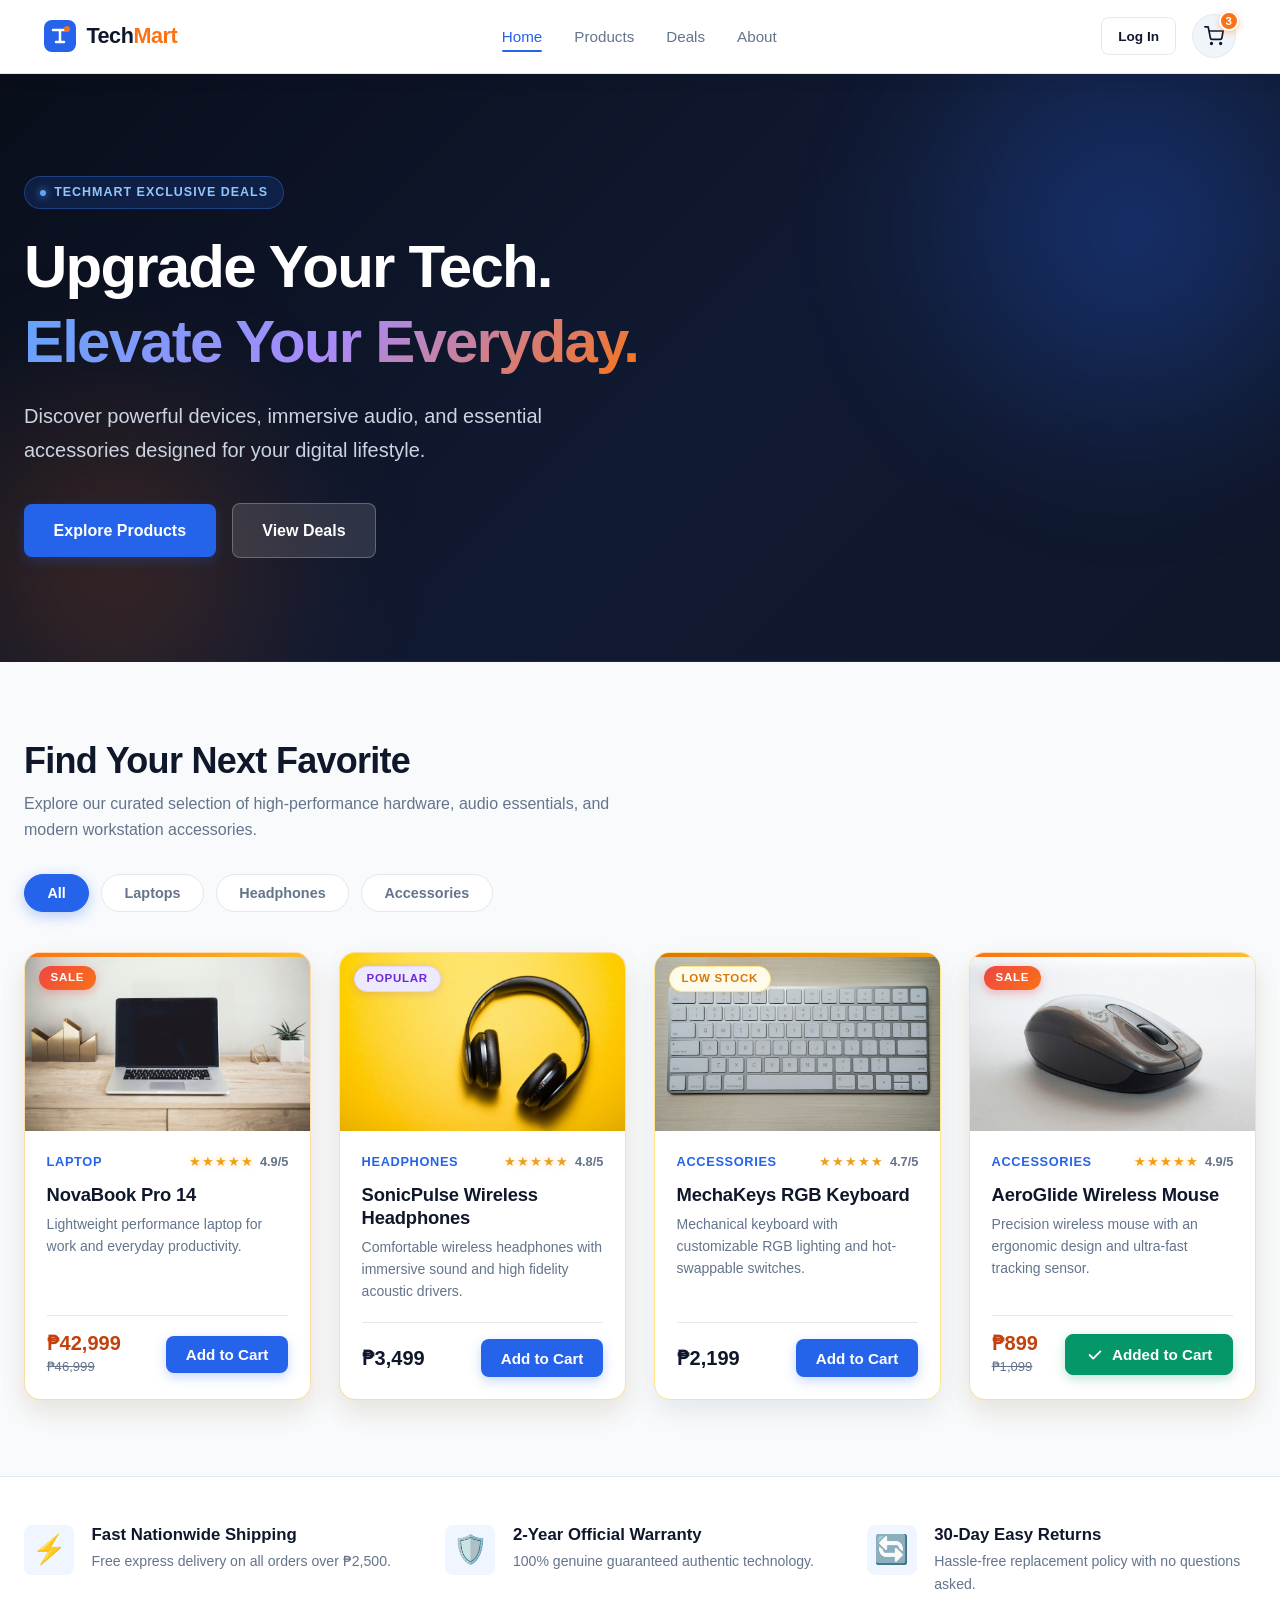
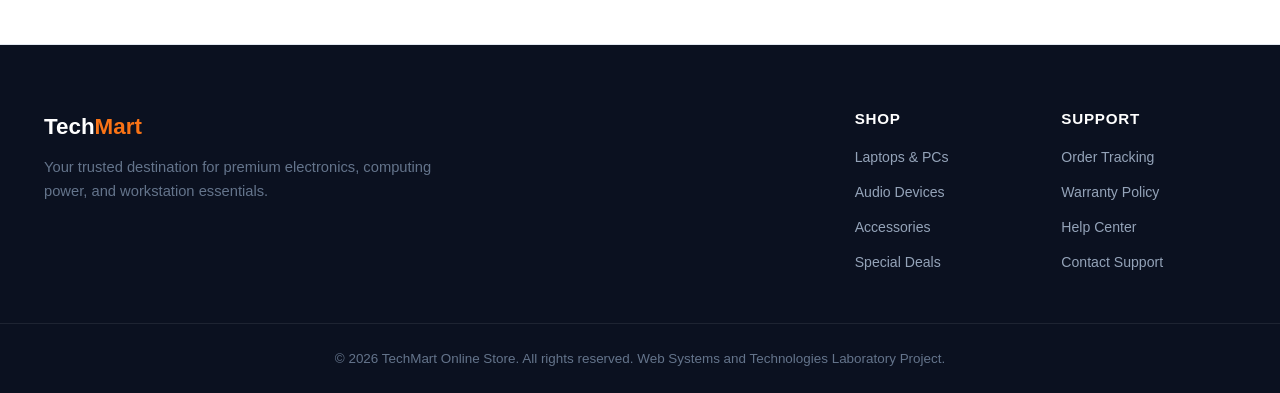
<file: index.html>
<!DOCTYPE html>
<html lang="en">
<head>
  <meta charset="UTF-8">
  <meta http-equiv="refresh" content="0; url=lab-advanced-css/">
  <meta name="viewport" content="width=device-width, initial-scale=1.0">
  <title>Redirecting to TechMart...</title>
  <script>
    window.location.replace("lab-advanced-css/");
  </script>
</head>
<body style="font-family: -apple-system, BlinkMacSystemFont, 'Segoe UI', Roboto, sans-serif; background-color: #090e1a; color: #f8fafc; display: flex; flex-direction: column; align-items: center; justify-content: center; min-height: 100vh; margin: 0; text-align: center; padding: 1rem;">
  <h1 style="font-size: 1.5rem; margin-bottom: 0.5rem;">TechMart Mini Online Store</h1>
  <p style="color: #94a3b8; margin-bottom: 1.5rem;">Redirecting to the laboratory project...</p>
  <p>
    If you are not redirected automatically, 
    <a href="lab-advanced-css/" style="color: #60a5fa; text-decoration: underline; font-weight: 600;">click here to enter the store</a>.
  </p>
</body>
</html>
</file>
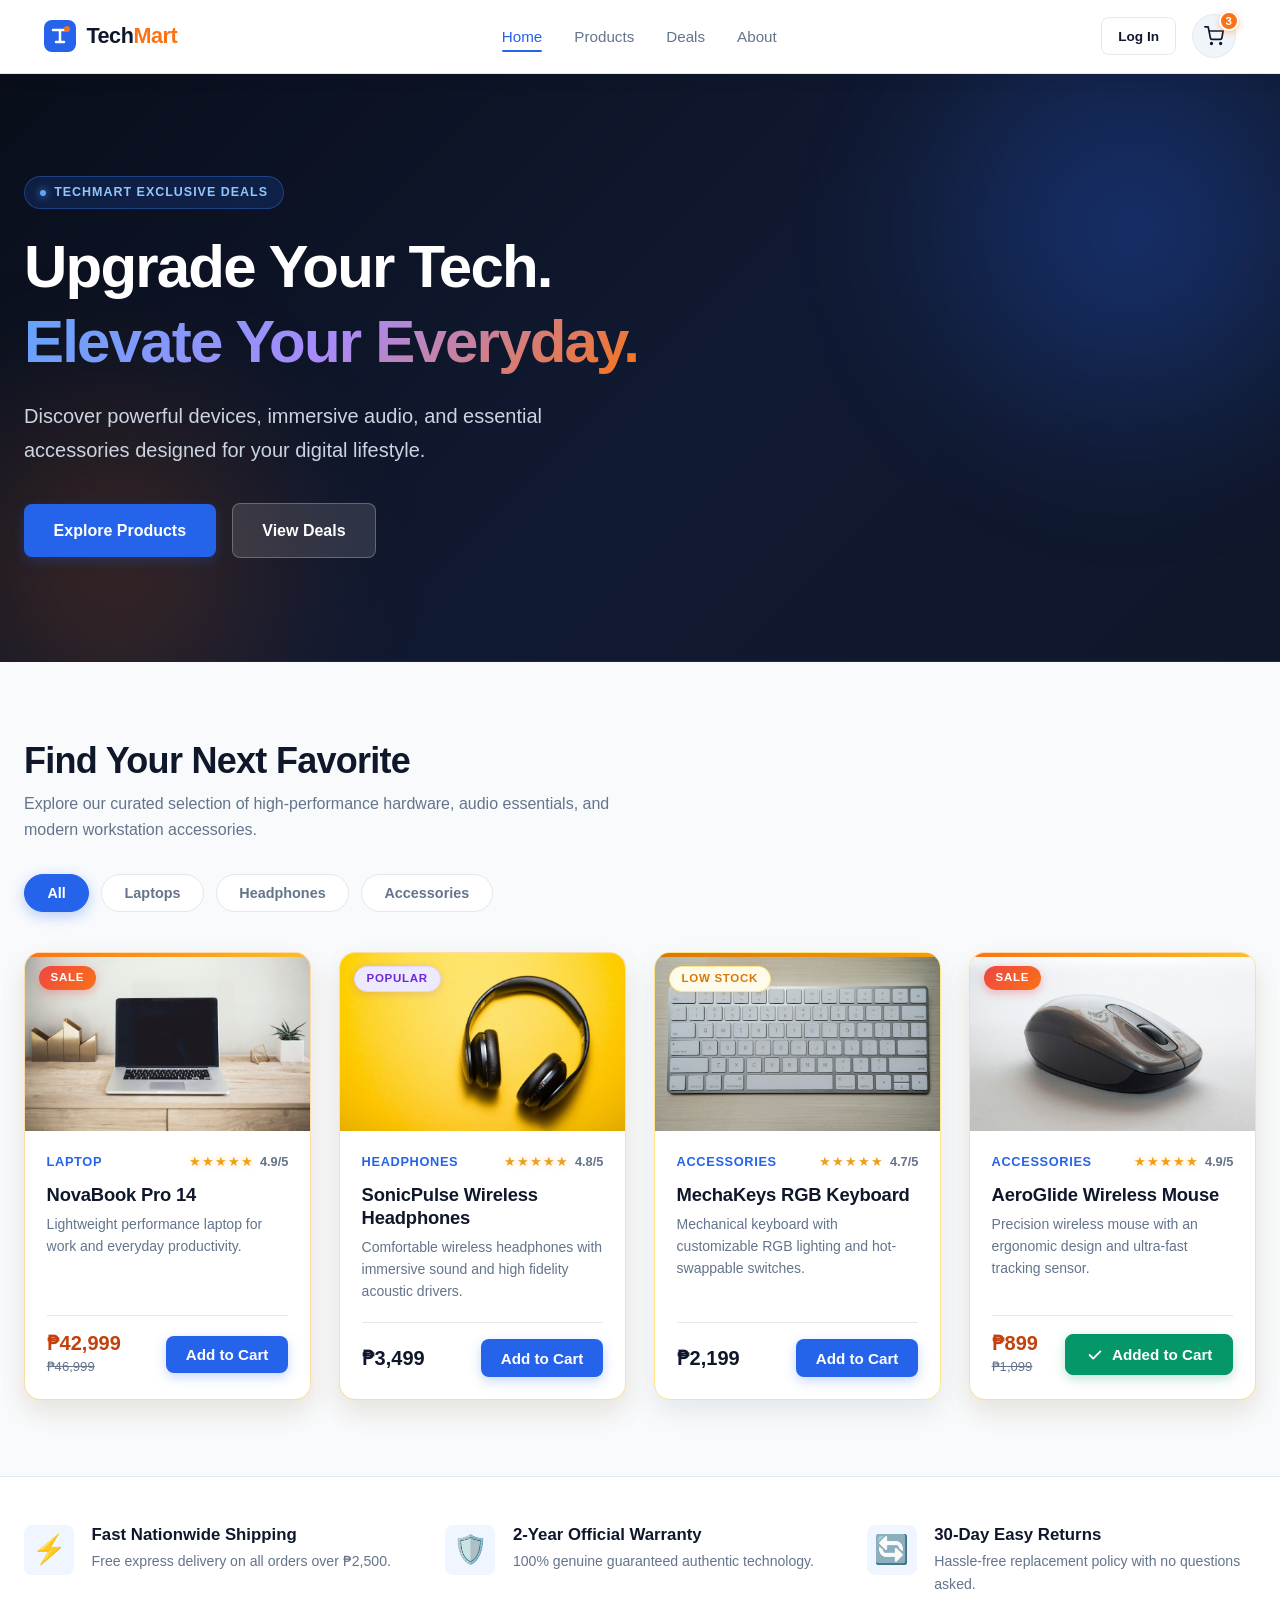
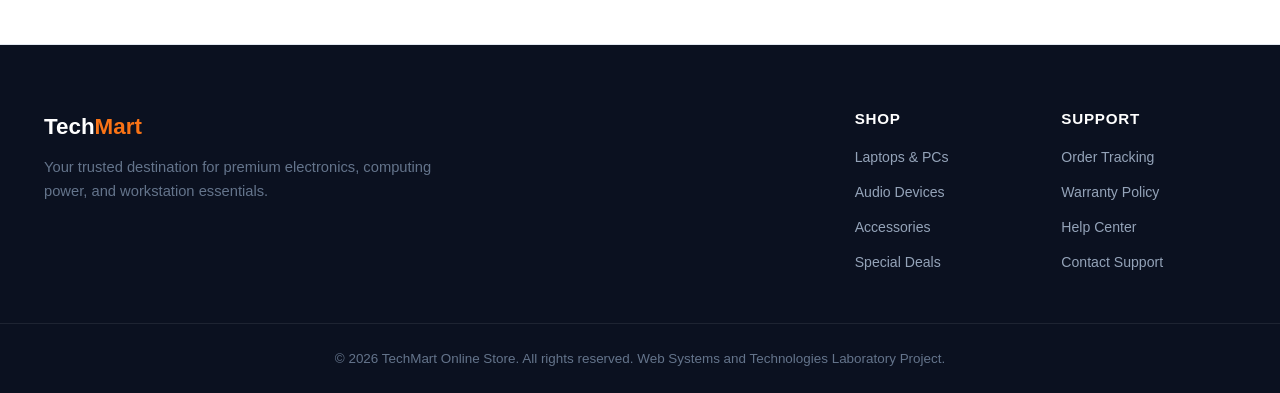
<file: lab-advanced-css/index.html>
<!DOCTYPE html>
<html lang="en">
<head>
  <meta charset="UTF-8">
  <meta name="viewport" content="width=device-width, initial-scale=1.0">
  <meta name="description" content="TechMart — Premium electronics, laptops, audio gear, and gaming accessories with unbeatable deals.">
  <title>TechMart — Mini Online Store UI</title>
  <link rel="stylesheet" href="styles.css">
</head>
<body>

  <!-- Sticky Store Header -->
  <header class="site-header">
    <div class="site-header__container">
      
      <!-- Logo / Wordmark -->
      <a href="#home" class="site-header__logo" aria-label="TechMart Homepage">
        <svg class="site-header__logo-icon" viewBox="0 0 32 32" fill="none" xmlns="http://www.w3.org/2000/svg" aria-hidden="true">
          <rect width="32" height="32" rx="8" fill="currentColor"/>
          <path d="M9 10h14M16 10v12M12 22h8" stroke="#ffffff" stroke-width="2.5" stroke-linecap="round" stroke-linejoin="round"/>
          <circle cx="23" cy="9" r="3" fill="#f97316"/>
        </svg>
        <span class="site-header__logo-text">Tech<span class="site-header__logo-accent">Mart</span></span>
      </a>

      <!-- Navigation Links -->
      <nav class="site-nav" aria-label="Main navigation">
        <ul class="site-nav__list">
          <li class="site-nav__item">
            <a href="#home" class="site-nav__link site-nav__link--active">Home</a>
          </li>
          <li class="site-nav__item">
            <a href="#products" class="site-nav__link">Products</a>
          </li>
          <li class="site-nav__item">
            <a href="#deals" class="site-nav__link">Deals</a>
          </li>
          <li class="site-nav__item">
            <a href="#about" class="site-nav__link">About</a>
          </li>
        </ul>
      </nav>

      <!-- Header Actions: Login & Cart -->
      <div class="site-header__actions">
        <a href="#login" class="btn btn--outline btn--sm site-header__login">Log In</a>
        
        <button type="button" class="cart-btn" aria-label="Shopping Cart with 3 items">
          <svg class="cart-btn__icon" viewBox="0 0 24 24" fill="none" stroke="currentColor" stroke-width="2" stroke-linecap="round" stroke-linejoin="round" aria-hidden="true">
            <circle cx="9" cy="21" r="1"/>
            <circle cx="20" cy="21" r="1"/>
            <path d="M1 1h4l2.68 13.39a2 2 0 0 0 2 1.61h9.72a2 2 0 0 0 2-1.61L23 6H6"/>
          </svg>
          <span class="cart-btn__badge" aria-hidden="true">3</span>
        </button>
      </div>

    </div>
  </header>

  <!-- Main Content Area -->
  <main id="main-content">

    <!-- Promotional Hero Banner -->
    <section class="hero" id="home">
      <div class="hero__container">
        <div class="hero__content">
          <span class="hero__eyebrow">TECHMART EXCLUSIVE DEALS</span>
          <h1 class="hero__title">
            Upgrade Your Tech.<br>
            <span class="hero__title-highlight">Elevate Your Everyday.</span>
          </h1>
          <p class="hero__subtitle">
            Discover powerful devices, immersive audio, and essential accessories designed for your digital lifestyle.
          </p>
          <div class="hero__actions">
            <a href="#products" class="btn btn--primary btn--lg">Explore Products</a>
            <a href="#deals" class="btn btn--secondary btn--lg">View Deals</a>
          </div>
        </div>
      </div>
    </section>

    <!-- Product Discovery & Grid Section -->
    <section class="product-discovery" id="products">
      <div class="product-discovery__container">
        
        <!-- Section Header -->
        <header class="section-header">
          <h2 class="section-header__title">Find Your Next Favorite</h2>
          <p class="section-header__subtitle">
            Explore our curated selection of high-performance hardware, audio essentials, and modern workstation accessories.
          </p>
        </header>

        <!-- Category Filter Pills -->
        <div class="filter-group" role="group" aria-label="Filter products by category">
          <button type="button" class="filter-pill filter-pill--active" aria-pressed="true">All</button>
          <button type="button" class="filter-pill" aria-pressed="false">Laptops</button>
          <button type="button" class="filter-pill" aria-pressed="false">Headphones</button>
          <button type="button" class="filter-pill" aria-pressed="false">Accessories</button>
        </div>

        <!-- Responsive Product Grid -->
        <div class="product-grid">

          <!-- Product 1: NovaBook Pro 14 -->
          <article class="product-card product-card--sale" data-rating="4.9">
            <div class="product-card__media">
              <span class="badge badge--sale">SALE</span>
              <img 
                class="product-card__img" 
                src="products/laptop.jpg" 
                alt="NovaBook Pro 14 lightweight performance laptop" 
                width="600" 
                height="400"
                loading="eager"
              >
            </div>
            <div class="product-card__content">
              <div class="product-card__meta">
                <span class="product-card__category">Laptop</span>
                <div class="product-card__rating" aria-label="Rated 4.9 out of 5 stars">
                  <span class="product-card__stars" aria-hidden="true">★★★★★</span>
                  <span class="product-card__score">4.9/5</span>
                </div>
              </div>

              <h3 class="product-card__title">NovaBook Pro 14</h3>
              <p class="product-card__description">
                Lightweight performance laptop for work and everyday productivity.
              </p>

              <div class="product-card__footer">
                <div class="product-card__pricing">
                  <span class="product-card__price">₱42,999</span>
                  <s class="product-card__old-price" aria-label="Original price ₱46,999">₱46,999</s>
                </div>
                <button type="button" class="btn btn--primary product-card__btn">
                  Add to Cart
                </button>
              </div>
            </div>
          </article>

          <!-- Product 2: SonicPulse Wireless Headphones -->
          <article class="product-card" data-rating="4.8">
            <div class="product-card__media">
              <span class="badge badge--featured">POPULAR</span>
              <img 
                class="product-card__img" 
                src="products/headphones.jpg" 
                alt="SonicPulse Wireless Headphones with active noise canceling" 
                width="600" 
                height="400"
                loading="lazy"
              >
            </div>
            <div class="product-card__content">
              <div class="product-card__meta">
                <span class="product-card__category">Headphones</span>
                <div class="product-card__rating" aria-label="Rated 4.8 out of 5 stars">
                  <span class="product-card__stars" aria-hidden="true">★★★★★</span>
                  <span class="product-card__score">4.8/5</span>
                </div>
              </div>

              <h3 class="product-card__title">SonicPulse Wireless Headphones</h3>
              <p class="product-card__description">
                Comfortable wireless headphones with immersive sound and high fidelity acoustic drivers.
              </p>

              <div class="product-card__footer">
                <div class="product-card__pricing">
                  <span class="product-card__price">₱3,499</span>
                </div>
                <button type="button" class="btn btn--primary product-card__btn">
                  Add to Cart
                </button>
              </div>
            </div>
          </article>

          <!-- Product 3: MechaKeys RGB Keyboard -->
          <article class="product-card product-card--low-stock" data-rating="4.7">
            <div class="product-card__media">
              <span class="badge badge--low-stock">LOW STOCK</span>
              <img 
                class="product-card__img" 
                src="products/keyboard.jpg" 
                alt="MechaKeys RGB Keyboard with customizable mechanical switches" 
                width="600" 
                height="400"
                loading="lazy"
              >
            </div>
            <div class="product-card__content">
              <div class="product-card__meta">
                <span class="product-card__category">Accessories</span>
                <div class="product-card__rating" aria-label="Rated 4.7 out of 5 stars">
                  <span class="product-card__stars" aria-hidden="true">★★★★★</span>
                  <span class="product-card__score">4.7/5</span>
                </div>
              </div>

              <h3 class="product-card__title">MechaKeys RGB Keyboard</h3>
              <p class="product-card__description">
                Mechanical keyboard with customizable RGB lighting and hot-swappable switches.
              </p>

              <div class="product-card__footer">
                <div class="product-card__pricing">
                  <span class="product-card__price">₱2,199</span>
                </div>
                <button type="button" class="btn btn--primary product-card__btn">
                  Add to Cart
                </button>
              </div>
            </div>
          </article>

          <!-- Product 4: AeroGlide Wireless Mouse -->
          <article class="product-card product-card--sale" data-rating="4.9">
            <div class="product-card__media">
              <span class="badge badge--sale">SALE</span>
              <img 
                class="product-card__img" 
                src="products/mouse.jpg" 
                alt="AeroGlide Wireless Mouse ergonomic precision mouse" 
                width="600" 
                height="400"
                loading="lazy"
              >
            </div>
            <div class="product-card__content">
              <div class="product-card__meta">
                <span class="product-card__category">Accessories</span>
                <div class="product-card__rating" aria-label="Rated 4.9 out of 5 stars">
                  <span class="product-card__stars" aria-hidden="true">★★★★★</span>
                  <span class="product-card__score">4.9/5</span>
                </div>
              </div>

              <h3 class="product-card__title">AeroGlide Wireless Mouse</h3>
              <p class="product-card__description">
                Precision wireless mouse with an ergonomic design and ultra-fast tracking sensor.
              </p>

              <div class="product-card__footer">
                <div class="product-card__pricing">
                  <span class="product-card__price">₱899</span>
                  <s class="product-card__old-price" aria-label="Original price ₱1,099">₱1,099</s>
                </div>
                <!-- Demonstrating the .btn--added state variant from Task 6 -->
                <button type="button" class="btn btn--added product-card__btn" aria-label="AeroGlide Wireless Mouse added to cart">
                  <svg class="btn__icon" viewBox="0 0 20 20" fill="currentColor" aria-hidden="true">
                    <path fill-rule="evenodd" d="M16.707 5.293a1 1 0 010 1.414l-8 8a1 1 0 01-1.414 0l-4-4a1 1 0 011.414-1.414L8 12.586l7.293-7.293a1 1 0 011.414 0z" clip-rule="evenodd" />
                  </svg>
                  Added to Cart
                </button>
              </div>
            </div>
          </article>

        </div>
      </div>
    </section>

    <!-- Trust / Store Features Banner -->
    <section class="store-features" id="deals">
      <div class="store-features__container">
        <div class="feature-item">
          <div class="feature-item__icon" aria-hidden="true">⚡</div>
          <div class="feature-item__text">
            <h3 class="feature-item__title">Fast Nationwide Shipping</h3>
            <p class="feature-item__desc">Free express delivery on all orders over ₱2,500.</p>
          </div>
        </div>
        <div class="feature-item">
          <div class="feature-item__icon" aria-hidden="true">🛡️</div>
          <div class="feature-item__text">
            <h3 class="feature-item__title">2-Year Official Warranty</h3>
            <p class="feature-item__desc">100% genuine guaranteed authentic technology.</p>
          </div>
        </div>
        <div class="feature-item">
          <div class="feature-item__icon" aria-hidden="true">🔄</div>
          <div class="feature-item__text">
            <h3 class="feature-item__title">30-Day Easy Returns</h3>
            <p class="feature-item__desc">Hassle-free replacement policy with no questions asked.</p>
          </div>
        </div>
      </div>
    </section>

  </main>

  <!-- Store Footer -->
  <footer class="site-footer" id="about">
    <div class="site-footer__container">
      <div class="site-footer__brand">
        <div class="site-footer__logo">
          <span class="site-header__logo-text">Tech<span class="site-header__logo-accent">Mart</span></span>
        </div>
        <p class="site-footer__tagline">
          Your trusted destination for premium electronics, computing power, and workstation essentials.
        </p>
      </div>

      <div class="site-footer__links">
        <div class="site-footer__column">
          <h4 class="site-footer__heading">Shop</h4>
          <ul class="site-footer__list">
            <li><a href="#products" class="site-footer__link">Laptops &amp; PCs</a></li>
            <li><a href="#products" class="site-footer__link">Audio Devices</a></li>
            <li><a href="#products" class="site-footer__link">Accessories</a></li>
            <li><a href="#deals" class="site-footer__link">Special Deals</a></li>
          </ul>
        </div>
        <div class="site-footer__column">
          <h4 class="site-footer__heading">Support</h4>
          <ul class="site-footer__list">
            <li><a href="#about" class="site-footer__link">Order Tracking</a></li>
            <li><a href="#about" class="site-footer__link">Warranty Policy</a></li>
            <li><a href="#about" class="site-footer__link">Help Center</a></li>
            <li><a href="#about" class="site-footer__link">Contact Support</a></li>
          </ul>
        </div>
      </div>
    </div>

    <div class="site-footer__bottom">
      <div class="site-footer__bottom-container">
        <p class="site-footer__copy">
          &copy; 2026 TechMart Online Store. All rights reserved. Web Systems and Technologies Laboratory Project.
        </p>
      </div>
    </div>
  </footer>

</body>
</html>
</file>
<file: lab-advanced-css/styles.css>
/* ==========================================================================
   TECHMART MINI ONLINE STORE UI STYLESHEET
   Laboratory Activity: Advanced CSS (Flexbox, Grid, Variables, Pseudo-elements)
   Order of sections:
   1. CSS variables (:root)
   2. Reset and global styles
   3. Typography
   4. Utility classes
   5. Header and navigation
   6. Hero banner
   7. Product filter section
   8. Product grid
   9. Product cards
   10. Buttons and badges
   11. Animations
   12. Responsive media queries
   ========================================================================== */

/* ==========================================================================
   1. CSS VARIABLES (:ROOT)
   ========================================================================== */
:root {
  /* Brand Color Palette */
  --primary: #2563eb;
  --primary-hover: #1d4ed8;
  --primary-light: #eff6ff;
  --accent: #f97316;
  --accent-hover: #ea580c;
  --text: #0f172a;
  --text-muted: #64748b;
  --text-inverse: #f8fafc;
  --background: #f8fafc;
  --surface: #ffffff;
  --surface-alt: #f1f5f9;
  --muted: #64748b;
  --border: #e2e8f0;
  --border-focus: #3b82f6;

  /* Status Colors */
  --color-success: #059669;
  --color-success-bg: #ecfdf5;
  --color-warning: #d97706;
  --color-warning-bg: #fffbeb;
  --color-danger: #dc2626;
  --color-danger-bg: #fef2f2;

  /* Radii & Elevation */
  --radius-sm: 8px;
  --radius: 16px;
  --radius-lg: 24px;
  --radius-full: 9999px;

  --shadow-sm: 0 2px 4px rgba(15, 23, 42, 0.05);
  --shadow: 0 12px 28px rgba(15, 23, 42, 0.08);
  --shadow-hover: 0 20px 35px -4px rgba(15, 23, 42, 0.12), 0 8px 16px -4px rgba(15, 23, 42, 0.06);
  --shadow-glow: 0 0 25px rgba(37, 99, 235, 0.3);

  /* Fluid Responsive Typography */
  --title-size: clamp(2rem, 5vw, 3.75rem);
  --subtitle-size: clamp(1rem, 2vw, 1.25rem);
  --section-title-size: clamp(1.5rem, 3.5vw, 2.25rem);

  /* Transitions */
  --transition-fast: 0.15s ease-in-out;
  --transition: all 0.25s cubic-bezier(0.4, 0, 0.2, 1);
  --transition-slow: 0.4s cubic-bezier(0.16, 1, 0.3, 1);
}

/* ==========================================================================
   2. RESET AND GLOBAL STYLES
   ========================================================================== */
*,
*::before,
*::after {
  box-sizing: border-box;
  margin: 0;
  padding: 0;
}

html {
  scroll-behavior: smooth;
  font-size: 16px;
  -webkit-font-smoothing: antialiased;
  -moz-osx-font-smoothing: grayscale;
}

body {
  background-color: var(--background);
  color: var(--text);
  font-family: -apple-system, BlinkMacSystemFont, "Segoe UI", Roboto, "Helvetica Neue", Arial, sans-serif;
  line-height: 1.6;
  min-height: 100vh;
  overflow-x: hidden;
  display: flex;
  flex-direction: column;
}

img {
  display: block;
  max-width: 100%;
  height: auto;
}

a {
  color: inherit;
  text-decoration: none;
  transition: var(--transition-fast);
}

button {
  font-family: inherit;
  border: none;
  background: none;
  cursor: pointer;
}

ul {
  list-style: none;
}

/* Accessible focus styling */
:focus-visible {
  outline: 3px solid var(--border-focus);
  outline-offset: 3px;
  border-radius: var(--radius-sm);
}

/* ==========================================================================
   3. TYPOGRAPHY
   ========================================================================== */
h1, h2, h3, h4 {
  color: var(--text);
  font-weight: 700;
  line-height: 1.25;
}

p {
  color: var(--text-muted);
}

/* ==========================================================================
   4. UTILITY CLASSES
   ========================================================================== */
.sr-only {
  position: absolute;
  width: 1px;
  height: 1px;
  padding: 0;
  margin: -1px;
  overflow: hidden;
  clip: rect(0, 0, 0, 0);
  white-space: nowrap;
  border: 0;
}

/* ==========================================================================
   5. HEADER AND NAVIGATION (FLEXBOX)
   ========================================================================== */
.site-header {
  position: sticky;
  top: 0;
  z-index: 100;
  background-color: rgba(255, 255, 255, 0.94);
  backdrop-filter: blur(12px);
  -webkit-backdrop-filter: blur(12px);
  border-bottom: 1px solid var(--border);
  box-shadow: 0 4px 20px rgba(15, 23, 42, 0.04);
  transition: var(--transition);
}

.site-header__container {
  max-width: 1240px;
  margin: 0 auto;
  padding: 0.9rem 1.5rem;
  display: flex;
  align-items: center;
  justify-content: space-between;
  gap: 1.5rem;
}

/* TechMart Logo */
.site-header__logo {
  display: flex;
  align-items: center;
  gap: 0.65rem;
  color: var(--text);
  font-size: 1.35rem;
  font-weight: 800;
  letter-spacing: -0.02em;
  transition: transform var(--transition-fast);
}

.site-header__logo:hover {
  transform: scale(1.03);
}

.site-header__logo-icon {
  width: 32px;
  height: 32px;
  color: var(--primary);
  flex-shrink: 0;
}

.site-header__logo-accent {
  color: var(--accent);
}

/* Header Navigation Bar */
.site-nav__list {
  display: flex;
  align-items: center;
  gap: 2rem;
}

.site-nav__link {
  position: relative;
  font-weight: 500;
  font-size: 0.95rem;
  color: var(--text-muted);
  padding: 0.35rem 0;
  transition: color var(--transition-fast);
}

.site-nav__link::after {
  content: "";
  position: absolute;
  bottom: -2px;
  left: 0;
  width: 0;
  height: 2px;
  background-color: var(--primary);
  border-radius: var(--radius-full);
  transition: width var(--transition);
}

.site-nav__link:hover,
.site-nav__link--active {
  color: var(--primary);
}

.site-nav__link:hover::after,
.site-nav__link--active::after {
  width: 100%;
}

/* Header Actions */
.site-header__actions {
  display: flex;
  align-items: center;
  gap: 1rem;
}

.site-header__login {
  color: var(--text);
}

/* Cart Button with Counter Badge */
.cart-btn {
  position: relative;
  display: flex;
  align-items: center;
  justify-content: center;
  width: 44px;
  height: 44px;
  border-radius: var(--radius-full);
  background-color: var(--surface-alt);
  color: var(--text);
  border: 1px solid var(--border);
  transition: var(--transition);
}

.cart-btn:hover {
  background-color: var(--primary-light);
  color: var(--primary);
  border-color: var(--primary);
  transform: translateY(-2px);
  box-shadow: 0 4px 12px rgba(37, 99, 235, 0.15);
}

.cart-btn:active {
  transform: translateY(0) scale(0.96);
}

.cart-btn__icon {
  width: 20px;
  height: 20px;
}

.cart-btn__badge {
  position: absolute;
  top: -4px;
  right: -4px;
  display: flex;
  align-items: center;
  justify-content: center;
  min-width: 20px;
  height: 20px;
  padding: 0 5px;
  border-radius: var(--radius-full);
  background-color: var(--accent);
  color: #ffffff;
  font-size: 0.72rem;
  font-weight: 700;
  border: 2px solid #ffffff;
  box-shadow: 0 2px 6px rgba(249, 115, 22, 0.4);
}

/* ==========================================================================
   6. HERO BANNER WITH PSEUDO-ELEMENTS
   ========================================================================== */
.hero {
  position: relative;
  background: linear-gradient(135deg, #090e1a 0%, #111a33 55%, #0f172a 100%);
  color: var(--text-inverse);
  padding: clamp(3.5rem, 8vw, 6.5rem) 1.5rem;
  overflow: hidden;
  border-bottom: 1px solid rgba(255, 255, 255, 0.08);
}

/* Decorative glowing circles via pseudo-elements */
.hero::before {
  content: "";
  position: absolute;
  top: -20%;
  right: -10%;
  width: clamp(280px, 45vw, 550px);
  height: clamp(280px, 45vw, 550px);
  background: radial-gradient(circle, rgba(37, 99, 235, 0.35) 0%, rgba(37, 99, 235, 0) 70%);
  border-radius: 50%;
  filter: blur(50px);
  pointer-events: none;
  z-index: 1;
  animation: heroPulse 8s ease-in-out infinite alternate;
}

.hero::after {
  content: "";
  position: absolute;
  bottom: -25%;
  left: -10%;
  width: clamp(240px, 40vw, 480px);
  height: clamp(240px, 40vw, 480px);
  background: radial-gradient(circle, rgba(249, 115, 22, 0.22) 0%, rgba(249, 115, 22, 0) 70%);
  border-radius: 50%;
  filter: blur(60px);
  pointer-events: none;
  z-index: 1;
  animation: heroFloat 10s ease-in-out infinite alternate;
}

.hero__container {
  max-width: 1240px;
  margin: 0 auto;
  position: relative;
  z-index: 2;
}

.hero__content {
  max-width: 720px;
  animation: heroEntrance 0.8s cubic-bezier(0.16, 1, 0.3, 1) forwards;
}

.hero__eyebrow {
  display: inline-flex;
  align-items: center;
  gap: 0.5rem;
  padding: 0.35rem 0.95rem;
  border-radius: var(--radius-full);
  background-color: rgba(37, 99, 235, 0.18);
  border: 1px solid rgba(59, 130, 246, 0.35);
  color: #93c5fd;
  font-size: 0.78rem;
  font-weight: 700;
  letter-spacing: 0.08em;
  text-transform: uppercase;
  margin-bottom: 1.25rem;
}

.hero__eyebrow::before {
  content: "";
  width: 6px;
  height: 6px;
  border-radius: 50%;
  background-color: #60a5fa;
  box-shadow: 0 0 8px #60a5fa;
}

.hero__title {
  font-size: var(--title-size);
  color: #ffffff;
  margin-bottom: 1.25rem;
  letter-spacing: -0.03em;
  font-weight: 800;
}

.hero__title-highlight {
  background: linear-gradient(135deg, #60a5fa 0%, #a78bfa 50%, #f97316 100%);
  -webkit-background-clip: text;
  -webkit-text-fill-color: transparent;
  display: inline-block;
}

.hero__subtitle {
  font-size: var(--subtitle-size);
  color: #cbd5e1;
  line-height: 1.7;
  margin-bottom: 2.25rem;
  max-width: 620px;
}

.hero__actions {
  display: flex;
  align-items: center;
  flex-wrap: wrap;
  gap: 1rem;
}

/* ==========================================================================
   7. PRODUCT FILTER SECTION
   ========================================================================== */
.product-discovery {
  padding: clamp(3rem, 6vw, 5rem) 1.5rem;
}

.product-discovery__container {
  max-width: 1240px;
  margin: 0 auto;
}

.section-header {
  margin-bottom: 2rem;
}

.section-header__title {
  font-size: var(--section-title-size);
  letter-spacing: -0.02em;
  margin-bottom: 0.5rem;
}

.section-header__subtitle {
  font-size: 1rem;
  color: var(--text-muted);
  max-width: 640px;
}

/* Filter Pill Buttons */
.filter-group {
  display: flex;
  align-items: center;
  flex-wrap: wrap;
  gap: 0.75rem;
  margin-bottom: 2.5rem;
}

.filter-pill {
  padding: 0.6rem 1.4rem;
  border-radius: var(--radius-full);
  font-size: 0.9rem;
  font-weight: 600;
  transition: var(--transition);
}

/* Active Filter Pill State */
.filter-pill--active {
  background-color: var(--primary);
  color: #ffffff;
  border: 1px solid var(--primary);
  box-shadow: 0 4px 14px rgba(37, 99, 235, 0.3);
}

/* Demonstrating the :not() pseudo-class */
.filter-pill:not(.filter-pill--active) {
  background-color: var(--surface);
  color: var(--muted);
  border: 1px solid var(--border);
}

.filter-pill:not(.filter-pill--active):hover {
  color: var(--text);
  border-color: var(--primary);
  background-color: var(--primary-light);
  transform: translateY(-2px);
}

.filter-pill:active {
  transform: translateY(0) scale(0.97);
}

/* ==========================================================================
   8. PRODUCT GRID (CSS GRID)
   ========================================================================== */
.product-grid {
  display: grid;
  grid-template-columns: repeat(auto-fit, minmax(min(100%, 260px), 1fr));
  gap: 1.75rem;
  align-items: stretch;
}

/* ==========================================================================
   9. PRODUCT CARDS & STATE VARIANTS
   ========================================================================== */
.product-card {
  position: relative;
  background-color: var(--surface);
  border: 1px solid var(--border);
  border-radius: var(--radius);
  box-shadow: var(--shadow);
  overflow: hidden;
  display: flex;
  flex-direction: column;
  transition: transform var(--transition), box-shadow var(--transition), border-color var(--transition);
}

/* Card Hover Animation */
.product-card:hover {
  transform: translateY(-7px);
  box-shadow: var(--shadow-hover);
  border-color: #cbd5e1;
}

/* Card Media (Image Container) */
.product-card__media {
  position: relative;
  width: 100%;
  aspect-ratio: 16 / 10;
  background-color: var(--surface-alt);
  overflow: hidden;
}

.product-card__img {
  width: 100%;
  height: 100%;
  object-fit: cover;
  transition: transform var(--transition-slow);
}

.product-card:hover .product-card__img {
  transform: scale(1.06);
}

/* Card Body Content */
.product-card__content {
  padding: 1.35rem;
  display: flex;
  flex-direction: column;
  flex-grow: 1;
}

/* Meta: Category & Star Rating */
.product-card__meta {
  display: flex;
  align-items: center;
  justify-content: space-between;
  margin-bottom: 0.65rem;
  font-size: 0.8rem;
}

.product-card__category {
  color: var(--primary);
  font-weight: 700;
  text-transform: uppercase;
  letter-spacing: 0.05em;
}

.product-card__rating {
  display: flex;
  align-items: center;
  gap: 0.35rem;
}

.product-card__stars {
  color: #f59e0b;
  letter-spacing: 1px;
}

.product-card__score {
  color: var(--text-muted);
  font-weight: 600;
}

/* Title & Description */
.product-card__title {
  font-size: 1.15rem;
  font-weight: 700;
  letter-spacing: -0.01em;
  margin-bottom: 0.5rem;
  color: var(--text);
}

.product-card__description {
  font-size: 0.875rem;
  color: var(--text-muted);
  line-height: 1.55;
  margin-bottom: 1.25rem;
  flex-grow: 1;
}

/* Footer: Price & Add-to-Cart Button */
.product-card__footer {
  display: flex;
  align-items: center;
  justify-content: space-between;
  gap: 0.85rem;
  padding-top: 1rem;
  border-top: 1px solid var(--border);
  margin-top: auto;
}

.product-card__pricing {
  display: flex;
  flex-direction: column;
}

.product-card__price {
  font-size: 1.25rem;
  font-weight: 800;
  color: var(--text);
  line-height: 1.1;
}

.product-card__old-price {
  font-size: 0.82rem;
  color: var(--muted);
  text-decoration: line-through;
  margin-top: 2px;
}

.product-card__btn {
  flex-shrink: 0;
}

/* ==========================================================================
   TASK 6 — STATE-BASED PRODUCT VARIANTS
   ========================================================================== */

/* A. Sale Product Variant: Decorative Top Accent Line via Pseudo-element */
.product-card--sale::before {
  content: "";
  position: absolute;
  top: 0;
  left: 0;
  right: 0;
  height: 4px;
  background: linear-gradient(90deg, var(--accent) 0%, #fbbf24 100%);
  z-index: 3;
}

.product-card--sale .product-card__price {
  color: #c2410c;
}

/* B. Low-Stock Product Variant: Subtle Alert Styling */
.product-card--low-stock {
  border-color: #fde68a;
}

.product-card--low-stock::after {
  content: "";
  position: absolute;
  top: 0;
  left: 0;
  right: 0;
  height: 4px;
  background: linear-gradient(90deg, #d97706 0%, #f59e0b 100%);
  z-index: 3;
}

/* C. High-Rating Product: Attribute Selector Treatment */
.product-card[data-rating^="4.8"],
.product-card[data-rating^="4.9"] {
  border-color: rgba(245, 158, 11, 0.35);
  box-shadow: 0 12px 28px rgba(245, 158, 11, 0.07), var(--shadow);
}

.product-card[data-rating^="4.8"] .product-card__stars,
.product-card[data-rating^="4.9"] .product-card__stars {
  text-shadow: 0 0 6px rgba(245, 158, 11, 0.35);
}

/* Demonstrating :not() with attribute selector */
.product-card:not([data-rating^="4.9"]) .product-card__stars {
  filter: saturate(0.9);
}

/* ==========================================================================
   10. BUTTONS AND BADGES
   ========================================================================== */
.btn {
  display: inline-flex;
  align-items: center;
  justify-content: center;
  gap: 0.5rem;
  font-weight: 600;
  font-size: 0.95rem;
  border-radius: var(--radius-sm);
  padding: 0.65rem 1.25rem;
  transition: var(--transition);
  text-align: center;
  white-space: nowrap;
  user-select: none;
}

.btn:active {
  transform: translateY(1px) scale(0.98);
}

.btn__icon {
  width: 18px;
  height: 18px;
  flex-shrink: 0;
}

/* Button Sizing */
.btn--sm {
  padding: 0.45rem 1rem;
  font-size: 0.85rem;
  border-radius: var(--radius-sm);
}

.btn--lg {
  padding: 0.85rem 1.85rem;
  font-size: 1rem;
  border-radius: var(--radius-sm);
}

/* Button Variants */
.btn--primary {
  background-color: var(--primary);
  color: #ffffff;
  box-shadow: 0 4px 12px rgba(37, 99, 235, 0.25);
}

.btn--primary:hover {
  background-color: var(--primary-hover);
  color: #ffffff;
  transform: translateY(-2px);
  box-shadow: 0 6px 16px rgba(37, 99, 235, 0.35);
}

.btn--secondary {
  background-color: rgba(255, 255, 255, 0.12);
  color: #ffffff;
  border: 1px solid rgba(255, 255, 255, 0.25);
  backdrop-filter: blur(8px);
}

.btn--secondary:hover {
  background-color: rgba(255, 255, 255, 0.2);
  color: #ffffff;
  transform: translateY(-2px);
  border-color: rgba(255, 255, 255, 0.4);
}

.btn--outline {
  background-color: transparent;
  border: 1px solid var(--border);
  color: var(--text);
}

.btn--outline:hover {
  border-color: var(--primary);
  color: var(--primary);
  background-color: var(--primary-light);
}

/* D. Added-To-Cart Button Variant (Task 6-D) */
.btn--added {
  background-color: var(--color-success);
  color: #ffffff;
  border: 1px solid var(--color-success);
  box-shadow: 0 4px 12px rgba(5, 150, 105, 0.25);
  cursor: default;
}

.btn--added:hover {
  background-color: #047857;
  color: #ffffff;
  box-shadow: 0 6px 16px rgba(5, 150, 105, 0.35);
}

/* Badges */
.badge {
  position: absolute;
  top: 0.85rem;
  left: 0.85rem;
  z-index: 2;
  padding: 0.3rem 0.75rem;
  border-radius: var(--radius-full);
  font-size: 0.72rem;
  font-weight: 800;
  letter-spacing: 0.06em;
  text-transform: uppercase;
  line-height: 1.2;
}

.badge--sale {
  background: linear-gradient(135deg, #ef4444 0%, #f97316 100%);
  color: #ffffff;
  box-shadow: 0 3px 10px rgba(239, 68, 68, 0.35);
}

.badge--low-stock {
  background-color: var(--color-warning-bg);
  color: var(--color-warning);
  border: 1px solid #fde68a;
  box-shadow: 0 2px 8px rgba(217, 119, 6, 0.15);
}

.badge--featured {
  background-color: #ede9fe;
  color: #6d28d9;
  border: 1px solid #ddd6fe;
  box-shadow: 0 2px 8px rgba(109, 40, 217, 0.15);
}

/* ==========================================================================
   STORE FEATURES / VALUE PROPS
   ========================================================================== */
.store-features {
  background-color: var(--surface);
  border-top: 1px solid var(--border);
  border-bottom: 1px solid var(--border);
  padding: 3rem 1.5rem;
}

.store-features__container {
  max-width: 1240px;
  margin: 0 auto;
  display: grid;
  grid-template-columns: repeat(auto-fit, minmax(min(100%, 280px), 1fr));
  gap: 2rem;
}

.feature-item {
  display: flex;
  align-items: flex-start;
  gap: 1.1rem;
}

.feature-item__icon {
  font-size: 1.75rem;
  background-color: var(--primary-light);
  width: 50px;
  height: 50px;
  border-radius: var(--radius-sm);
  display: flex;
  align-items: center;
  justify-content: center;
  flex-shrink: 0;
}

.feature-item__title {
  font-size: 1.05rem;
  font-weight: 700;
  margin-bottom: 0.25rem;
}

.feature-item__desc {
  font-size: 0.88rem;
  color: var(--text-muted);
}

/* ==========================================================================
   STORE FOOTER
   ========================================================================== */
.site-footer {
  background-color: #0b1120;
  color: #94a3b8;
  margin-top: auto;
}

.site-footer__container {
  max-width: 1240px;
  margin: 0 auto;
  padding: 4rem 1.5rem 3rem;
  display: grid;
  grid-template-columns: 2fr 1fr;
  gap: 3rem;
}

.site-footer__brand {
  max-width: 420px;
}

.site-footer__logo {
  font-size: 1.4rem;
  font-weight: 800;
  color: #ffffff;
  margin-bottom: 0.75rem;
}

.site-footer__tagline {
  color: #64748b;
  font-size: 0.92rem;
  line-height: 1.6;
}

.site-footer__links {
  display: grid;
  grid-template-columns: repeat(2, 1fr);
  gap: 2rem;
}

.site-footer__heading {
  color: #ffffff;
  font-size: 0.95rem;
  font-weight: 700;
  text-transform: uppercase;
  letter-spacing: 0.05em;
  margin-bottom: 1rem;
}

.site-footer__list {
  display: flex;
  flex-direction: column;
  gap: 0.6rem;
}

.site-footer__link {
  color: #94a3b8;
  font-size: 0.88rem;
}

.site-footer__link:hover {
  color: #ffffff;
  padding-left: 4px;
}

.site-footer__bottom {
  border-top: 1px solid rgba(255, 255, 255, 0.08);
  padding: 1.5rem;
}

.site-footer__bottom-container {
  max-width: 1240px;
  margin: 0 auto;
  text-align: center;
}

.site-footer__copy {
  font-size: 0.84rem;
  color: #64748b;
}

/* ==========================================================================
   11. ANIMATIONS (@KEYFRAMES)
   ========================================================================== */
@keyframes heroEntrance {
  0% {
    opacity: 0;
    transform: translateY(24px);
  }
  100% {
    opacity: 1;
    transform: translateY(0);
  }
}

@keyframes heroPulse {
  0% {
    transform: scale(0.95);
    opacity: 0.3;
  }
  100% {
    transform: scale(1.1);
    opacity: 0.45;
  }
}

@keyframes heroFloat {
  0% {
    transform: translate(0, 0) scale(1);
    opacity: 0.2;
  }
  100% {
    transform: translate(20px, -20px) scale(1.15);
    opacity: 0.35;
  }
}

/* Accessibility: Respect Reduced Motion Preference */
@media (prefers-reduced-motion: reduce) {
  *,
  *::before,
  *::after {
    animation-duration: 0.01ms !important;
    animation-iteration-count: 1 !important;
    transition-duration: 0.01ms !important;
    scroll-behavior: auto !important;
  }
}

/* ==========================================================================
   12. RESPONSIVE MEDIA QUERIES
   ========================================================================== */

/* Tablet Breakpoint (<= 992px) */
@media (max-width: 992px) {
  .site-header__container {
    padding: 0.8rem 1.25rem;
  }

  .site-nav__list {
    gap: 1.25rem;
  }

  .site-footer__container {
    grid-template-columns: 1fr;
    gap: 2.5rem;
  }
}

/* Required Mobile Breakpoint (<= 640px) */
@media (max-width: 640px) {
  /* Header adjustments */
  .site-header__container {
    padding: 0.75rem 1rem;
    gap: 0.75rem;
  }

  .site-header__logo-text {
    font-size: 1.15rem;
  }

  .site-header__logo-icon {
    width: 28px;
    height: 28px;
  }

  /* Compact navigation for mobile screens */
  .site-nav {
    display: none; /* Streamlined for compact mobile header */
  }

  .site-header__actions {
    gap: 0.65rem;
  }

  .site-header__login {
    padding: 0.4rem 0.75rem;
    font-size: 0.8rem;
  }

  .cart-btn {
    width: 40px;
    height: 40px;
  }

  /* Hero banner mobile padding & typography */
  .hero {
    padding: 2.75rem 1rem 3.25rem;
    text-align: left;
  }

  .hero__eyebrow {
    font-size: 0.72rem;
    padding: 0.3rem 0.75rem;
    margin-bottom: 1rem;
  }

  .hero__title {
    margin-bottom: 1rem;
    line-height: 1.2;
  }

  .hero__subtitle {
    font-size: 0.95rem;
    margin-bottom: 1.75rem;
  }

  .hero__actions {
    flex-direction: column;
    align-items: stretch;
    width: 100%;
    gap: 0.75rem;
  }

  .hero__actions .btn {
    width: 100%;
    padding: 0.75rem 1.25rem;
  }

  /* Product discovery & filter wrap */
  .product-discovery {
    padding: 2.5rem 1rem;
  }

  .filter-group {
    gap: 0.5rem;
    margin-bottom: 2rem;
  }

  .filter-pill {
    padding: 0.5rem 1.1rem;
    font-size: 0.85rem;
  }

  /* Product grid single column fit */
  .product-grid {
    grid-template-columns: 1fr;
    gap: 1.25rem;
  }

  .product-card__content {
    padding: 1.1rem;
  }

  .product-card__footer {
    padding-top: 0.85rem;
  }

  .product-card__price {
    font-size: 1.15rem;
  }

  /* Store features & footer on mobile */
  .store-features {
    padding: 2.25rem 1rem;
  }

  .store-features__container {
    grid-template-columns: 1fr;
    gap: 1.5rem;
  }

  .site-footer__container {
    padding: 2.5rem 1rem 2rem;
  }

  .site-footer__links {
    grid-template-columns: 1fr;
    gap: 1.75rem;
  }
}
</file>
